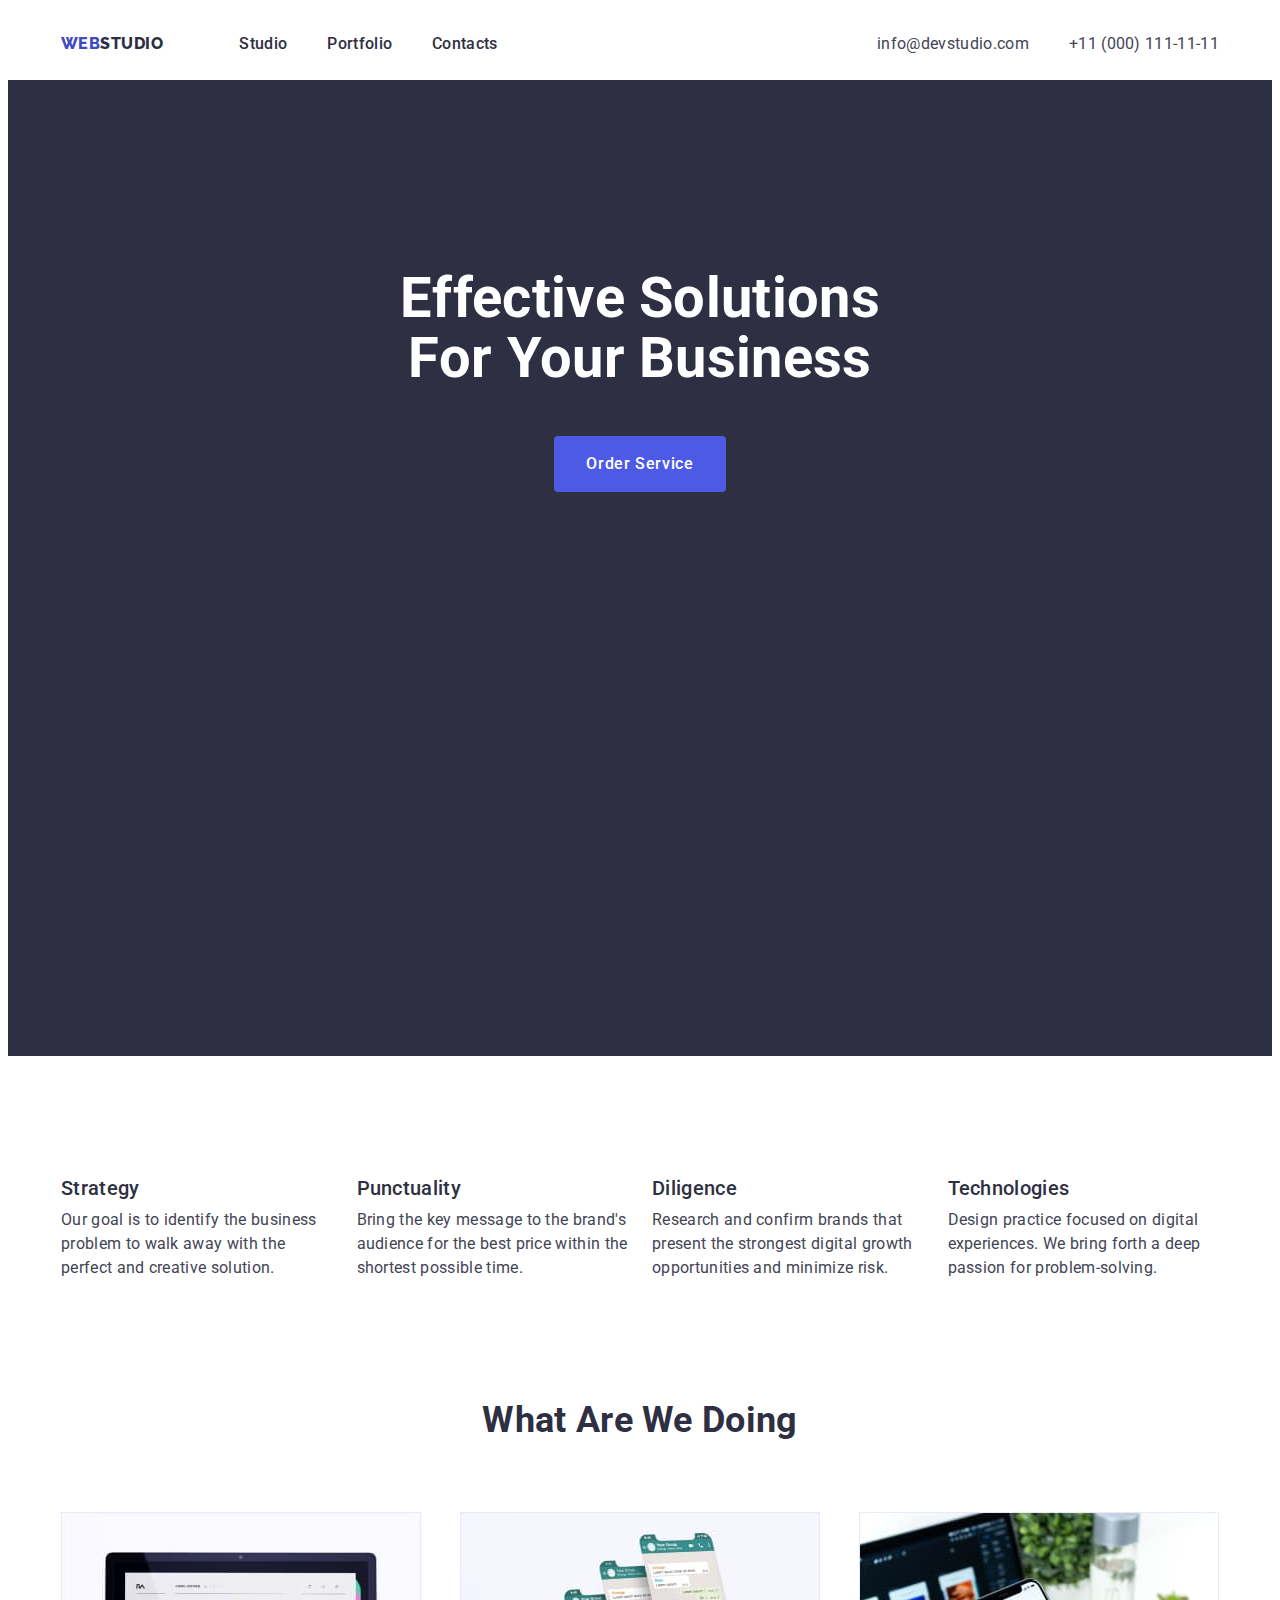
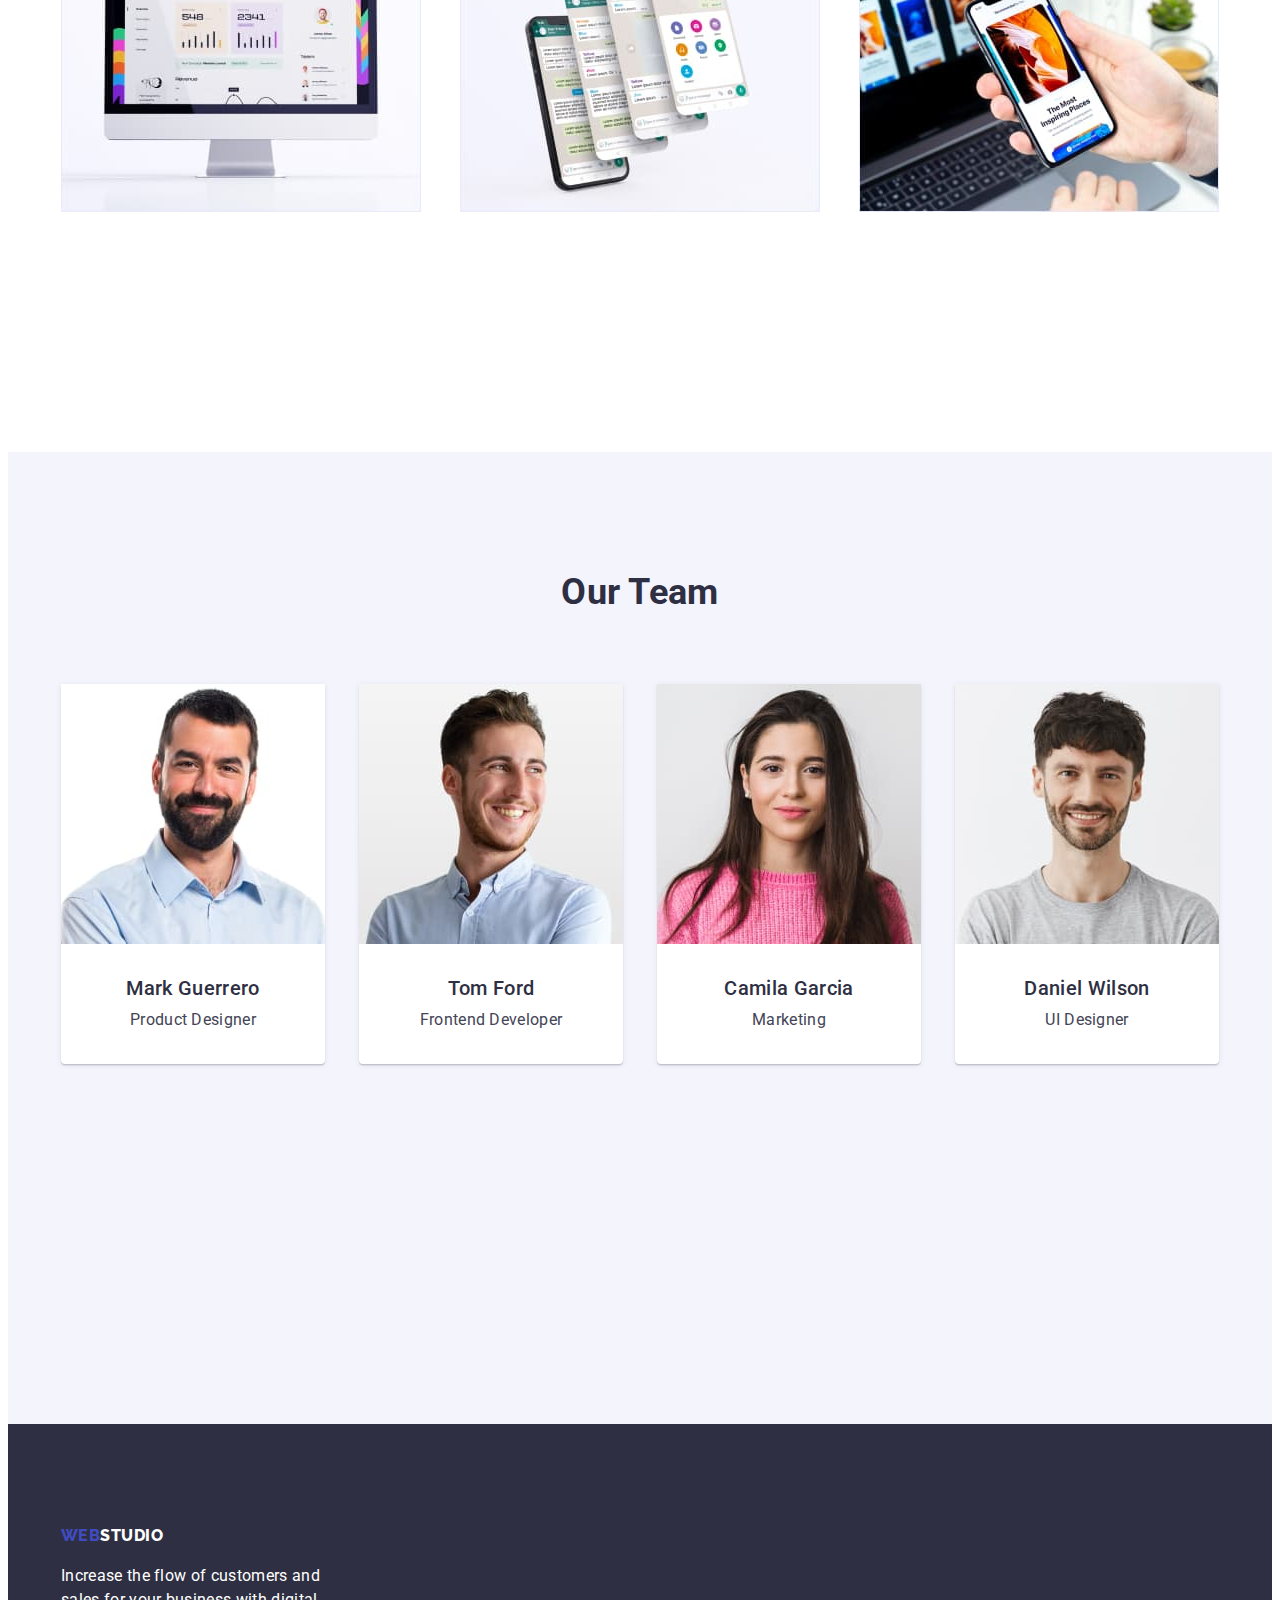
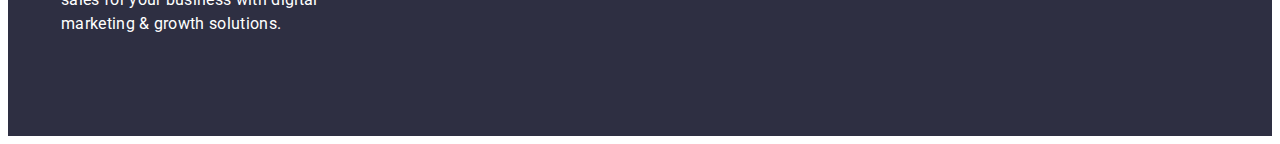
<file: index.html>
<!DOCTYPE html>
<html lang="en">
<head>
    <meta charset="UTF-8">
    <meta http-equiv="X-UA-Compatible" content="IE=edge">
    <meta name="viewport" content="width=device-width, initial-scale=1.0">
    <title>Document</title>

    <link rel="stylesheet" href="https://cdnjs.cloudflare.com/ajax/libs/modern-normalize/1.1.0/modern-normalize.min.css" integrity="sha512-wpPYUAdjBVSE4KJnH1VR1HeZfpl1ub8YT/NKx4PuQ5NmX2tKuGu6U/JRp5y+Y8XG2tV+wKQpNHVUX03MfMFn9Q==" crossorigin="anonymous" referrerpolicy="no-referrer" />
    <link rel="stylesheet" href="./css/styles.css">

    <link rel="preconnect" href="https://fonts.googleapis.com">
    <link rel="preconnect" href="https://fonts.gstatic.com" crossorigin>
    <link href="https://fonts.googleapis.com/css2?family=Roboto:wght@400;500;700;900&display=swap" rel="stylesheet">
   
    <link rel="preconnect" href="https://fonts.googleapis.com">
    <link rel="preconnect" href="https://fonts.gstatic.com" crossorigin>
    <link href="https://fonts.googleapis.com/css2?family=Raleway:wght@800&display=swap" rel="stylesheet"> 
</head>
<body>
    <header class="header">
        <div class="container header-container">
            <a class="logo" href="./index.html">Web<span class="accent">studio</span></a>
            <nav>
                <ul class="list nav-list">
                    <li><a class="nav-link link" href="./index.html">Studio</a></li>
                    <li><a class="nav-link link" href="./portfolio.html">Portfolio</a></li>
                    <li><a class="nav-link link" href="#">Contacts</a></li>
                </ul>
            </nav>
            <address class="address">
                <ul class="list address-list">
                    <li><a class="link address-link" href="mailto:info@devstudio.com">info@devstudio.com</a></li>
                    <li><a class="link" href="tel:+110001111111">+11 (000) 111-11-11</a></li>
                </ul>
            </address>
        </div>
    </header>

    <main>
        <section class="section-slogan"> 
            <div class="container">
                <h1 class="slogan-title">Effective Solutions For Your Business</h1>
                <button class="button-order button" type="button">Order Service</button>
            </div>
        </section>

        <section class="section-features">
            <div class="container">
           
                <h2 class="visually-hidden">Our features</h2>

                    <ul class="list list-features">
                        <li class="features-desc">
                            <h3 class="header-3">Strategy</h3>
                            <p class="paragraph">Our goal is to identify the business problem to walk away with the perfect and creative solution. </p>
                        </li>
                        <li class="features-desc">
                            <h3 class="header-3">Punctuality</h3>
                            <p class="paragraph">Bring the key message to the brand's audience for the best price within the shortest possible time.</p>
                        </li>
                        <li class="features-desc">
                            <h3 class="header-3">Diligence</h3>
                            <p class="paragraph">Research and confirm brands that present the strongest digital growth opportunities and minimize risk.</p>
                        </li>
                        <li class="features-desc">
                            <h3 class="header-3">Technologies</h3>
                            <p class="paragraph">Design practice focused on digital experiences. We bring forth a deep passion for problem-solving.</p>
                        </li>
                    </ul>
             </div>
        </section>

        <section class="section-mission">
            <div class="container">
                <h2 class="header-2">What Are We Doing</h2>
                <ul class="list list-pics">
                    <li>
                        <img 
                            src="./images/img-1.jpg" 
                            alt="There is a white monitor with some diagrams" 
                            width="360" height="300"
                        />
                    </li>
                    <li>
                        <img 
                            src="./images/img-2.jpg" 
                            alt="There are three different screens one in front of each other and in front on the phone"  
                            width="360" height="300"
                        /> 
                    </li>
                    <li>
                        <img 
                            src="./images/img-3.jpg" 
                            alt="There is a smartphone in a man's hand in front of the laptop" 
                            width="360" height="300"
                        />
                    </li>
                </ul>
            </div>
        </section>

        <section class="section-team">
            <div class="container">
                <h2 class="header-2">Our Team</h2>
                <ul class="list list-pics">
                    <li class="team-card">
                        <img
                            src="./images/img-4.jpg" 
                            alt="A man in a blue T-shirt with a black beard" 
                            width="264" height="260"
                        />
                        <div class="team-card-txt">
                            <h3 class="header-3">Mark Guerrero</h3>
                            <p class="paragraph">Product Designer</p>
                        </div>
                    </li>
                    <li class="team-card">
                        <img
                            src="./images/img-5.jpg" 
                            alt="A smiling man in a blue T-shirt"  
                            width="264" height="260"
                        />
                        <div class="team-card-txt">
                            <h3 class="header-3">Tom Ford</h3>
                            <p class="paragraph">Frontend Developer</p>
                        </div>
                    </li>
                    <li class="team-card">
                        <img
                            src="./images/img-6.jpg" 
                            alt="A young lady with long brown hear in a pink pullover" 
                            width="264" height="260"
                        />
                        <div class="team-card-txt">
                            <h3 class="header-3">Camila Garcia</h3>
                            <p class="paragraph">Marketing</p>
                        </div>
                    </li>
                    <li class="team-card">
                        <img
                            src="./images/img-7.jpg" 
                            alt="A smiling man with black beard in a grey long sleeve shirt" 
                            width="264" height="260"
                        />
                        <div class="team-card-txt">
                            <h3 class="header-3">Daniel Wilson</h3>
                            <p class="paragraph">UI Designer</p>
                        </div>
                    </li>
                </ul>  
           </div>
        </section>

        <footer class="footer">
            <div class="container">
                <a class="logo" href="./index.html">Web<span class="accent-footer">studio</span></a>
                <p class="footer-txt">Increase the flow of customers and sales for your business with digital marketing & growth solutions.</p>
            </div>
        </footer>
             
    </main>

</body>
</html>
</file>
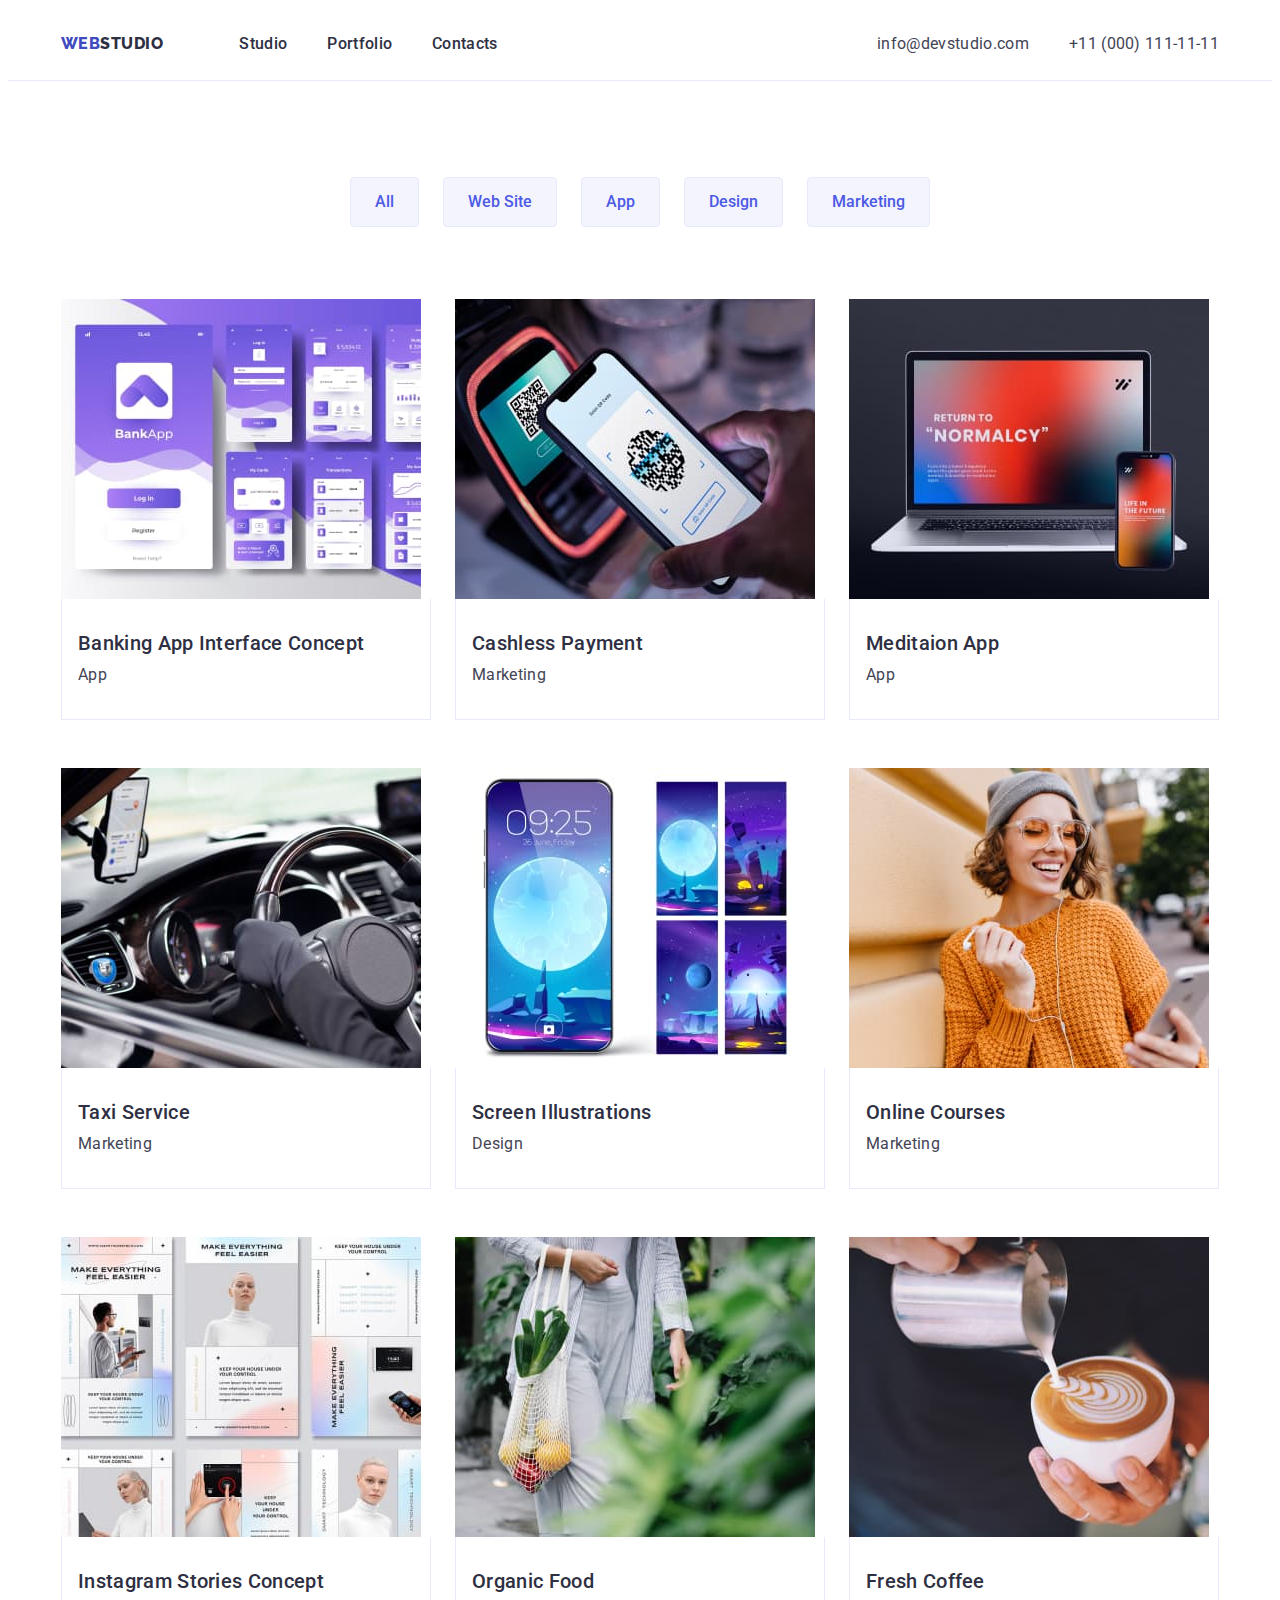
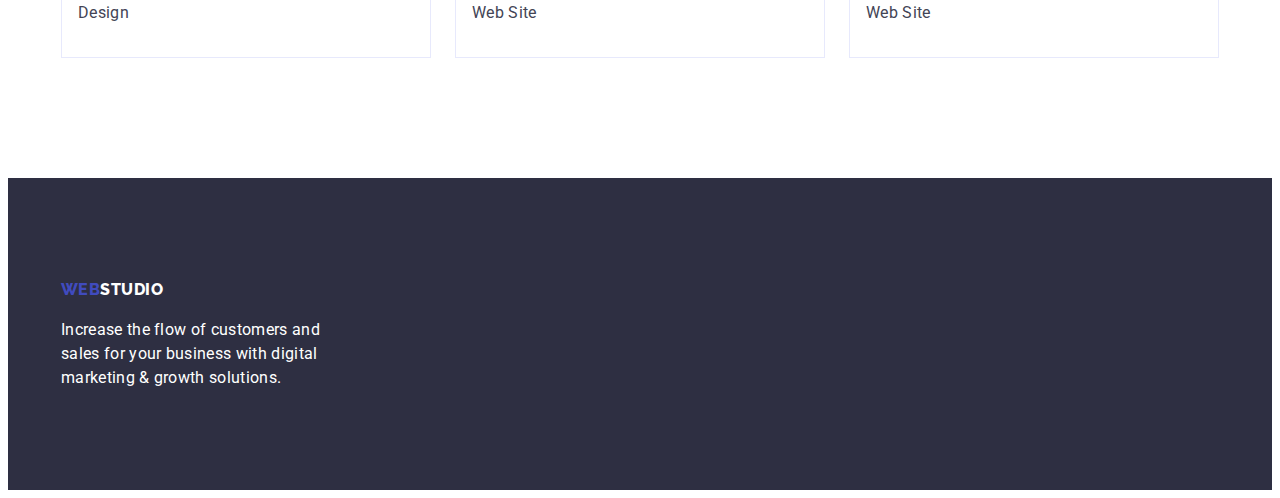
<file: portfolio.html>
<!DOCTYPE html>
<html lang="en">
 <head>
    <meta charset="UTF-8">
    <meta http-equiv="X-UA-Compatible" content="IE=edge">
    <meta name="viewport" content="width=device-width, initial-scale=1.0">
    <title>Document</title>
    
    <link rel="preconnect" href="https://fonts.googleapis.com">
    <link rel="preconnect" href="https://fonts.gstatic.com" crossorigin>
    <link href="https://fonts.googleapis.com/css2?family=Roboto:wght@400;500;700;900&display=swap" rel="stylesheet">
       
    <link rel="preconnect" href="https://fonts.googleapis.com">
    <link rel="preconnect" href="https://fonts.gstatic.com" crossorigin>
    <link href="https://fonts.googleapis.com/css2?family=Raleway:wght@800&display=swap" rel="stylesheet"> 
    
    <link rel="stylesheet" href="https://cdnjs.cloudflare.com/ajax/libs/modern-normalize/1.1.0/modern-normalize.min.css" integrity="sha512-wpPYUAdjBVSE4KJnH1VR1HeZfpl1ub8YT/NKx4PuQ5NmX2tKuGu6U/JRp5y+Y8XG2tV+wKQpNHVUX03MfMFn9Q==" crossorigin="anonymous" referrerpolicy="no-referrer" />

    <link rel="stylesheet" href="./css/styles.css">
<body>
    <header class="header header-portfolio">
        <div class="container header-container">
            <a class="logo" href="./index.html">Web<span class="accent">studio</span></a>
            <nav>
                <ul class="list nav-list">
                    <li><a class="nav-link link" href="./index.html">Studio</a></li>
                    <li><a class="nav-link link" href="./portfolio.html">Portfolio</a></li>
                    <li><a class="nav-link link" href="#">Contacts</a></li>
                </ul>
            </nav>
            <address class="address">
                <ul class="list address-list">
                    <li><a class="link address-link" href="mailto:info@devstudio.com">info@devstudio.com</a></li>
                    <li><a class="link" href="tel:+110001111111">+11 (000) 111-11-11</a></li>
                </ul>
            </address>
        </div>
    </header>
 
    </header>
    <main>
        <section class="section-portfolio">
            <div class="container">
                <h1 class="visually-hidden">portfolio</h1>
                <ul class="list list-button-filter">
                    <li><button class="button-filter button" type="button">All</button></li>
                    <li><button class="button-filter button" type="button">Web Site</button></li>
                    <li><button class="button-filter button" type="button">App</button></li>
                    <li><button class="button-filter button" type="button">Design</button></li>
                    <li><button class="button-filter button" type="button">Marketing</button></li>   
                </ul>
            

                <ul class="list list-pirtfolio">
                    <li class="img-item">
                        <img 
                            src="./images/img-8.jpg" 
                            alt="There's one big and six smaller phone screens in monochrome colores with apps on them in the foreground" 
                            width="360" height="300"
                        />
                        <div class="card-item">
                            <h2 class="header-3">Banking App Interface Concept</h3>
                            <p class="paragraph">App</p>
                         </div>
                    </li>
                    <li class="img-item">
                        <img 
                            src="./images/img-9.jpg" 
                            alt="There's a hand holding the phone that scans a QR code on the other phone" 
                            width="360" height="300"
                        />
                        <div class="card-item">
                            <h2 class="header-3">Cashless Payment</h3>
                            <p class="paragraph">Marketing</p>
                        </div>
                    </li>
                    <li class="img-item">
                        <img 
                            src="./images/img-10.jpg" 
                            alt="There's a notebook and a phone with the same app in red shades opened on the both of them" 
                            width="360" height="300"
                        />
                        <div class="card-item">
                            <h2 class="header-3">Meditaion App</h3>
                            <p class="paragraph">App</p>
                        </div>
                    </li>
                    <li class="img-item">
                        <img 
                            src="./images/img-11.jpg" 
                            alt="There is a black car dashboard, a black helm with someone's hands on it and a phone fixed to the car's windscreen" 
                            width="360" height="300"
                        />
                        <div class="card-item">
                            <h2 class="header-3">Taxi Service</h3>
                            <p class="paragraph">Marketing</p>
                        </div>
                    </li>
                    <li class="img-item">
                        <img 
                            src="./images/img-12.jpg" 
                            alt="There is one big and 4 smaller phone screens with a night moon scenery in purple shades" 
                            width="360" height="300"
                        />
                        <div class="card-item">
                            <h2 class="header-3">Screen Illustrations</h3>
                            <p class="paragraph">Design</p>
                        </div>
                    </li>
                    <li class="img-item">
                        <img 
                            src="./images/img-13.jpg" 
                            alt="There is a smiling young woman with wavy hair in a hat, sunglasses and orange sweater holding her phone and looking on it" 
                            width="360" height="300"
                        />
                        <div class="card-item">
                            <h2 class="header-3">Online Courses</h3>
                            <p class="paragraph">Marketing</p>
                        </div>
                    </li>
                    <li class="img-item">
                        <img 
                            src="./images/img-14.jpg" 
                            alt="Three are some screens with text on pictures with different layouts" 
                            width="360" height="300"
                        />
                        <div class="card-item">
                            <h2 class="header-3">Instagram Stories Concept</h3>
                            <p class="paragraph">Design</p>
                        </div>
                    </li>
                    <li class="img-item">
                        <img
                            src="./images/img-15.jpg" 
                            alt="Threre is a woman in grey clothes on the backgroud carrying a a bag with some vegetables. We can't see her face onle arms and legs. The foreground is in green shades" 
                            width="360" height="300"
                        />
                        <div class="card-item">
                            <h2 class="header-3">Organic Food</h3>
                            <p class="paragraph">Web Site</p>
                        </div>
                    </li>
                    <li class="img-item">
                        <img 
                            src="./images/img-16.jpg" 
                            alt="There's a cup of coffee in someone's hand while the other hand is pouring some milk from a metal mug in it" 
                            width="360" height="300"
                        />
                        <div class="card-item">
                            <h2 class="header-3">Fresh Coffee</h3>
                            <p class="paragraph">Web Site</p>
                        </div>
                    </li>         
                </ul> 
            </div> 
        </section>

        <footer class="footer">
            <div class="container">
                <a class="logo" href="./index.html">Web<span class="accent-footer">studio</span></a>
                <p class="footer-txt">Increase the flow of customers and sales for your business with digital marketing & growth solutions.</p>
            </div>
        </footer>
        
    </main>

</body>
</html>
</file>
<file: css/styles.css>
:root {
    /* text colors */
    --main-txt-cl: #2E2F42;
    --secondary-txt-cl: #434455;
    --accent-txt-cl: #4D5AE5; 
    --white-txt-cl:  #FFFFFF;

    /* BG colors */
    --main-bg-cl: #FFFFFF;
    --secondary-bg-cl: #2E2F42;
    --additional-bg-cl: #F4F4FD;
    --accent-bg-cl: #404BBF;
}

h1,
h2,
h3,
h4,
h5,
h6,
p {
    margin: 0;
}

img {
    display: block;
}

button {
    cursor: pointer;
}

.link {
    text-decoration: none;
    color: currentColor;
}

.list {
    list-style: none;
    margin: 0;
    padding: 0;
}

.container {
    width: 1158px;
    margin-left: auto;
    margin-right: auto;
    padding-left: 15px;
    padding-right: 15px;
}

.visually-hidden {
    position: absolute;
    width: 1px;
    height: 1px;
    margin: -1px;
    border: 0;
    padding: 0;
    
    white-space: nowrap;
    clip-path: inset(100%);
    clip: rect(0 0 0 0);
    overflow: hidden;
}

body {
    font-family: 'Roboto', sans-serif;
    font-size: 16px;
    letter-spacing: 0.02em;
    background-color:  var(--main-bg-cl);
    color: var(--main-txt-cl);
}

.header-container {
    display: flex;
    height: 72px;
    align-items: center;
}

.logo {
    text-transform: uppercase;
    text-decoration: none;
    font-weight: 800;
    font-family: 'Raleway', sans-serif;
    color: var(--accent-bg-cl);
    letter-spacing: 0.03em;
    line-height: calc(24 / 18);
    margin-right: 76px;
}

.accent {
    color: var(--main-txt-cl);
}

.nav-list {
    display: flex;
    text-align: center;
    gap: 40px;
}
.nav-link {
    display: block;
    padding-top: 24px;
    padding-bottom: 24px;
    font-weight: 500;
    line-height: calc(24 / 16);
    text-decoration: none;
    color: inherit;
    cursor: pointer;
}

 .nav-link:hover,
 .nav-link:focus {
    color: var(--accent-bg-cl);
}

.address {
    margin-left: auto;  
}

.address-list {
    color: var(--secondary-txt-cl);
    text-decoration: none;
    font-style: normal;
    line-height: calc(24 / 16);
    cursor: pointer;
    display: flex;
    margin-left: auto;  
    gap: 40px;
}

.address-link {
    color: var(--secondary-txt-cl);
    text-decoration: none;
    font-style: normal;
    line-height: calc(24 / 16);
    cursor: pointer;
}

.address-link:hover,
.address-link:focus {
    color: var(--accent-txt-cl);          
}

.section-slogan {
    background-color: var(--secondary-bg-cl);
    height: 600px;
    text-align: center;
    margin-left: auto;
    margin-right: auto;
    padding-top: 188px;
    padding-bottom: 188px;
}

.slogan-title {
    font-size: 56px;
    line-height: calc(60 / 56);
    color: var(--white-txt-cl);
    letter-spacing: inherit;
    width: 494px;
    text-align: center;
    margin-left: auto;
    margin-right: auto;
    margin-bottom: 48px; 
}

.button-order {
    background: var(--accent-txt-cl);
    font-family: inherit;
    font-weight: 500;
    font-size: 16px;
    letter-spacing: 0.04em;
    line-height: calc(24 / 16);
    color: var(--white-txt-cl);
    padding: 16px 32px;
    border-radius: 4px;
    border: none;
} 

.button-order:hover,
.button-order:focus {
    background-color: var(--accent-bg-cl);
}

.section-features,
.section-team {

    padding-top: 120px;
    padding-bottom: 120px;
}

.list-features {
    display: flex;
    justify-content: space-between;
    gap: 24px;
}

.features-desc {
    flex-basis: calc((100% - 24*3px) / 4);
}

.section-mission {
    height: 532px;
    padding-bottom: 120px;
    text-align: center;
}

.list-pics {
    display: flex;
    justify-content: space-between;
    gap: 24px;
}

.header-2 {
    font-size: 36px;
    line-height: calc(40 / 36);
    margin-bottom: 72px;
}

.header-3 {
    font-weight: 500;
    font-size: 20px;
    line-height: calc(24 / 20);
    margin-bottom: 8px;
}

.paragraph {
    line-height: calc(24 / 16);
    color: var(--secondary-txt-cl);
}

.section-team {
    background-color: var(--additional-bg-cl);
    height: 732px;
    padding-top: 120px;
    padding-bottom: 120px;
    text-align: center;
}

.team-card {
    background: var(--main-bg-cl);
    box-shadow: 0px 1px 6px rgba(46, 47, 66, 0.08), 0px 1px 1px rgba(46, 47, 66, 0.16), 0px 2px 1px rgba(46, 47, 66, 0.08);
    border-radius: 0px 0px 4px 4px;
}

.team-card-txt {
    text-align: center;
    padding: 32px 0px;   
}

.header-portfolio {
    border-bottom: 1px solid #E7E9FC;
}

.section-portfolio {
    padding-top: 96px;
    padding-bottom: 120px;
    max-height: 1692px;
}

.button-filter {
    background: var(--additional-bg-cl);
    font-family: inherit;
    font-weight: 500;
    font-size: 16px;
    line-height: calc(24 / 16);
    color: var(--accent-txt-cl);
    border-radius: 4px;
    padding: 12px 24px;
    border: 1px solid #E7E9FC;
}

.button-filter:hover,
.button-filter:focus {
    background-color: var(--accent-bg-cl);
    color: var(--white-txt-cl) ;
}

.list-button-filter {
    display: flex;
    justify-content: center;
    margin-bottom: 72px;
    margin-left: auto;
    margin-right: auto;
    gap: 24px;
}

.list-pirtfolio {
    display: flex;
    flex-wrap: wrap;
    gap: 24px;  
    row-gap: 48px;
}

.img-item {
    flex-basis: calc((100% - 48px) / 3);
}

.card-item {
    border-right: 1px solid #E7E9FC;
    border-bottom: 1px solid #E7E9FC;
    border-left: 1px solid #E7E9FC;
    padding-top: 32px;
    padding-bottom: 32px;
    padding-left: 16px;
    margin-bottom: 48px;
}

.card-item:nth-last-child(-n + 3) {
    margin-bottom: 0px;
}

.footer {
    background-color: var(--secondary-bg-cl);
    color: var(--white-txt-cl);
    line-height: calc(24 / 16);
    text-align: left;
    padding-top: 100px;
    padding-bottom: 100px;
}

.footer-txt {
    width: 264px;
    margin-top: 16px;
}

.accent-footer {
    color: var(--white-txt-cl);
}
</file>
